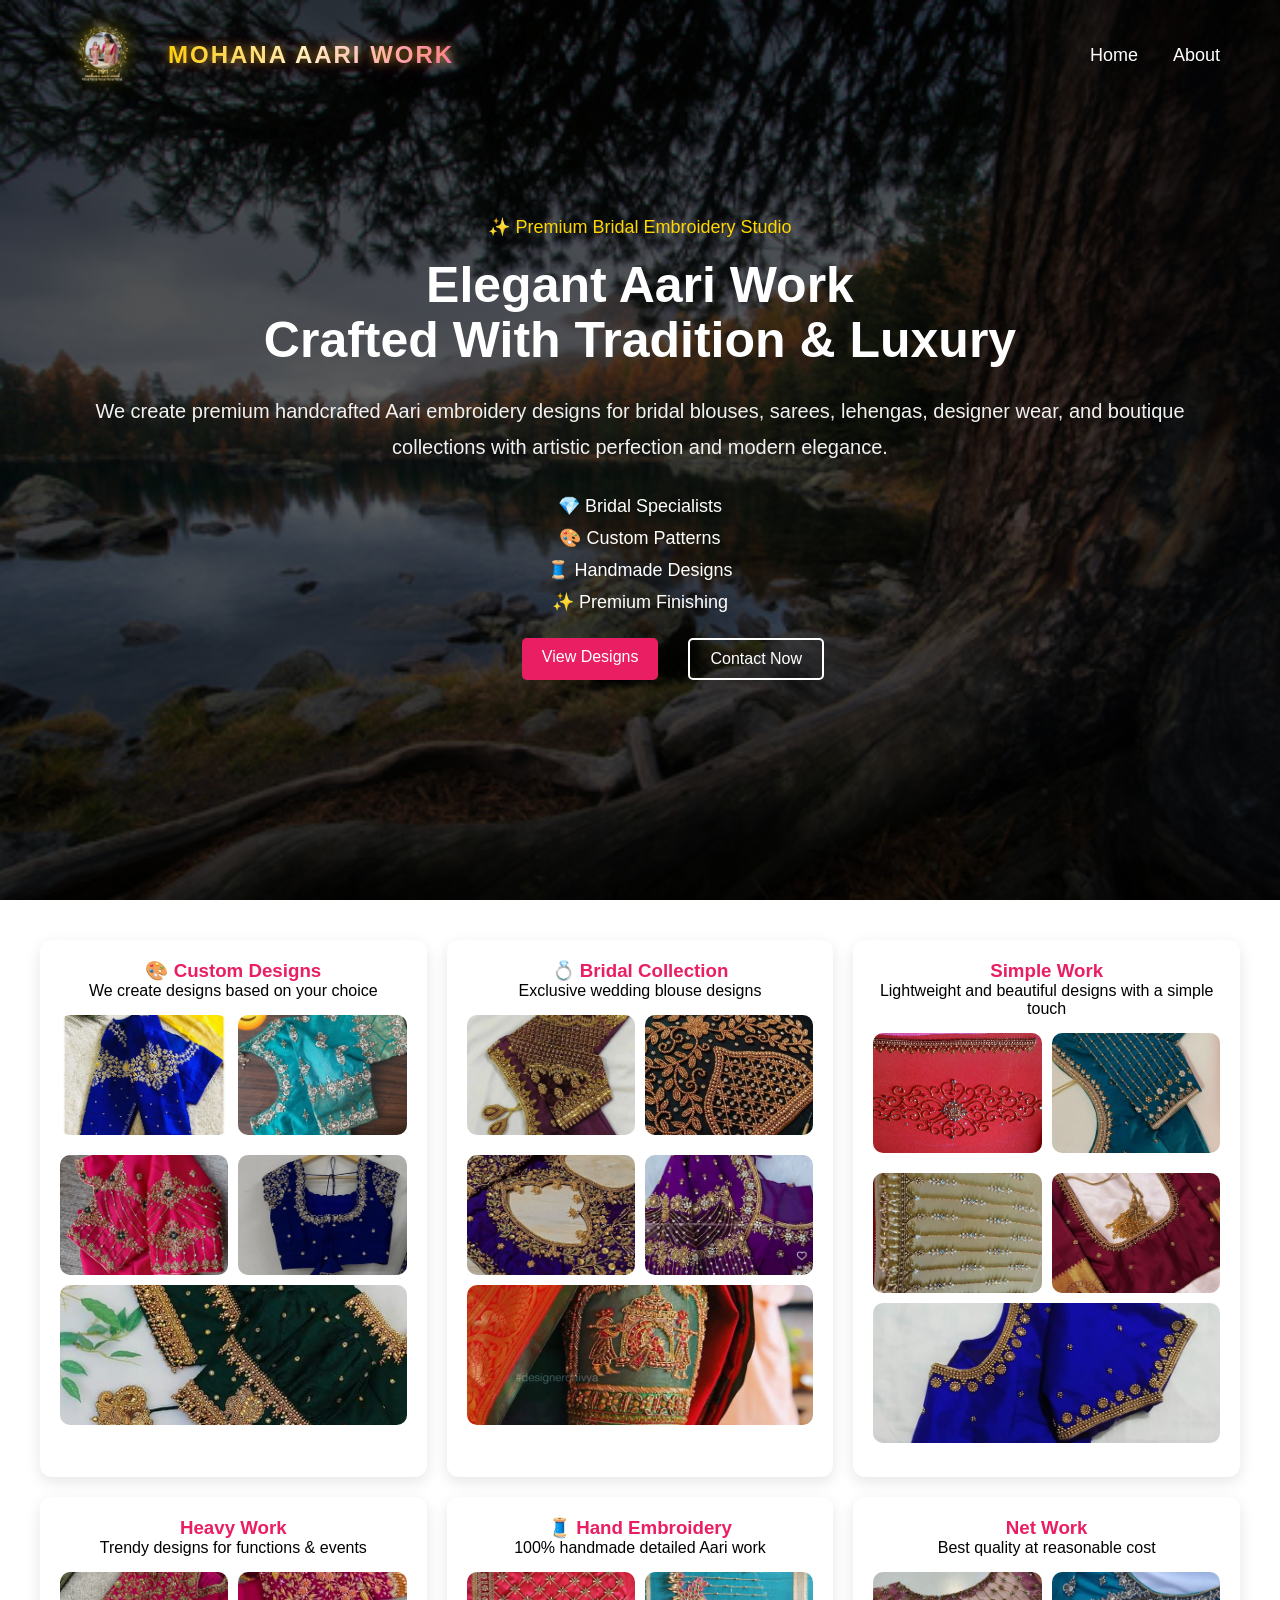
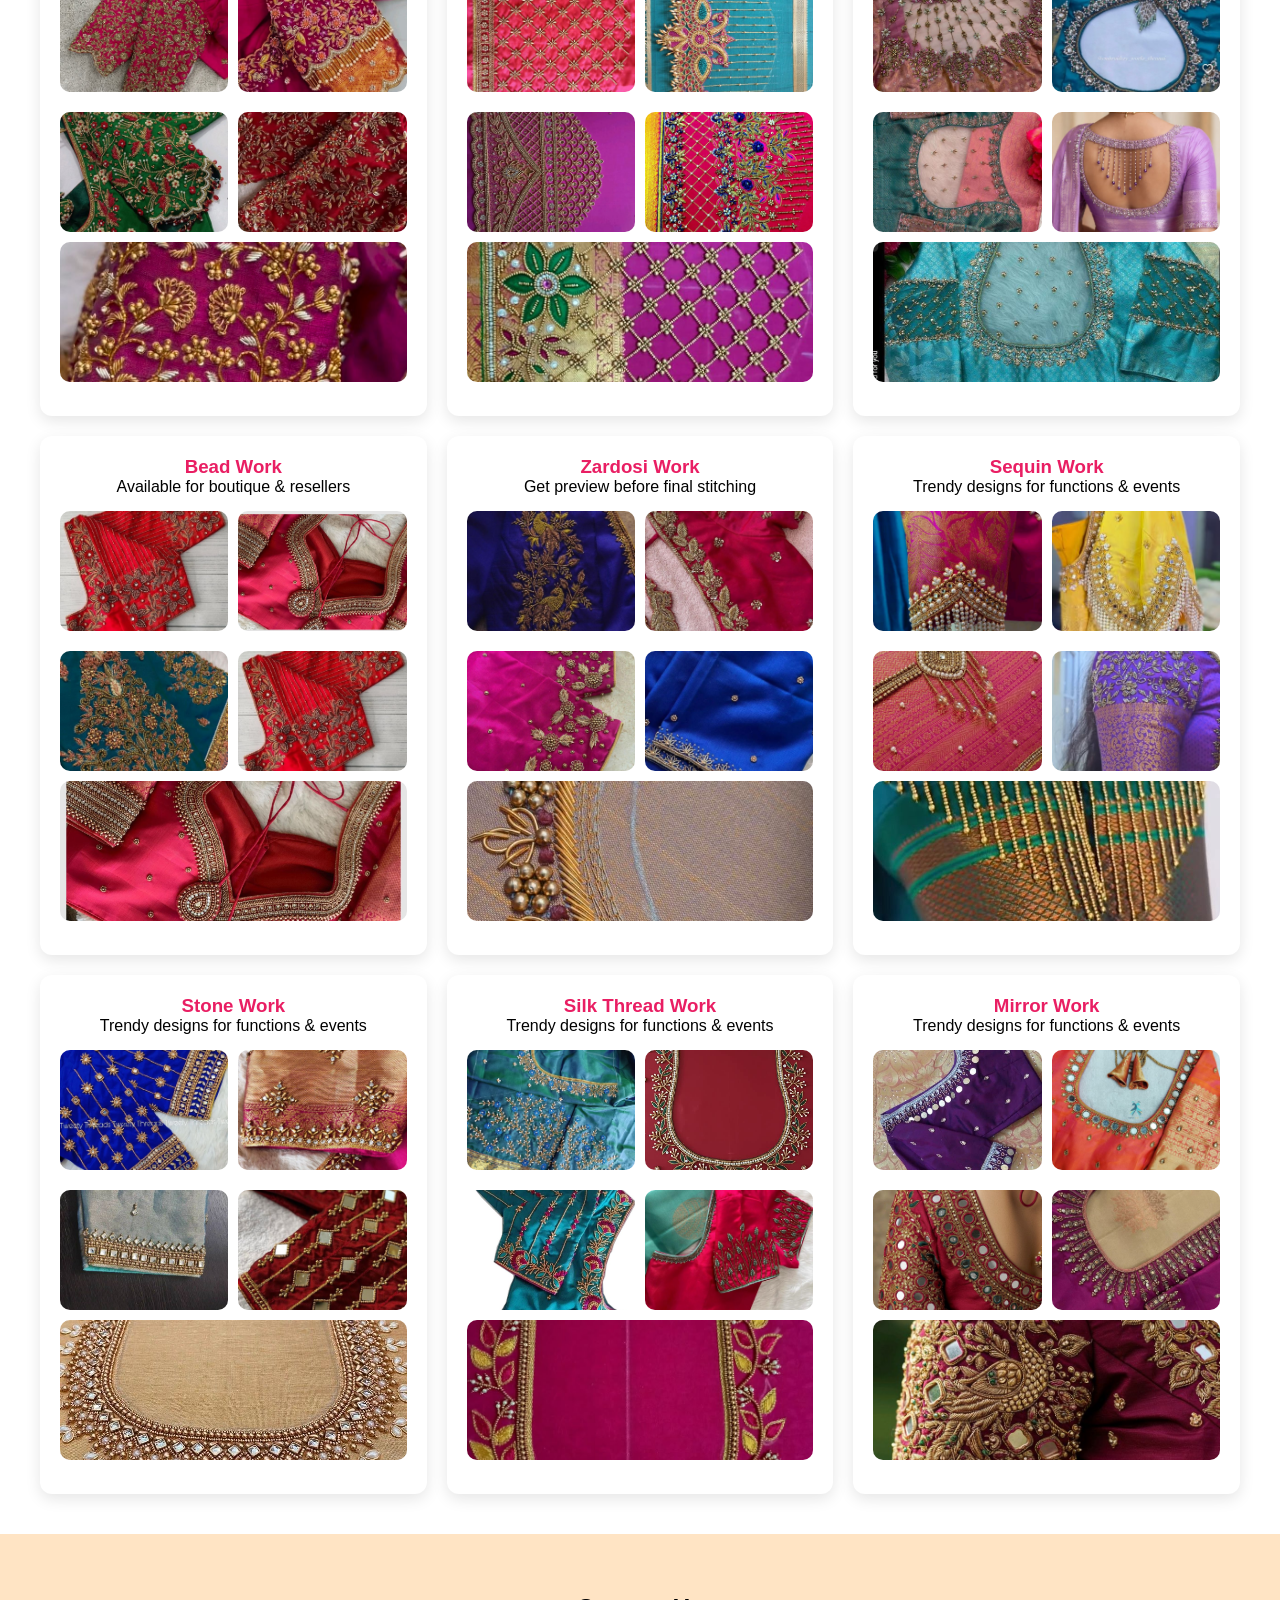
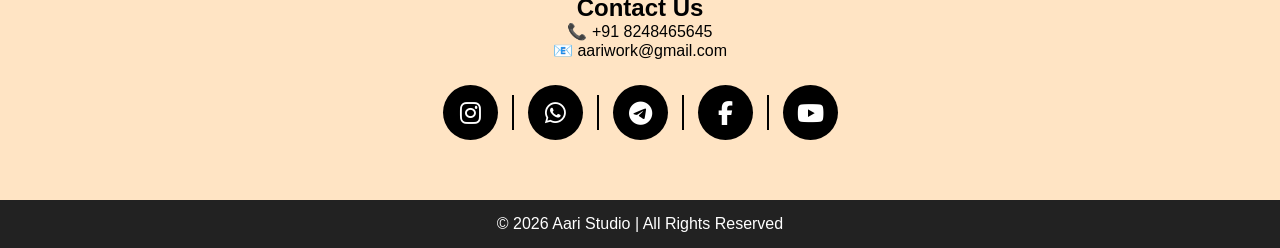
<file: index.html>
<!DOCTYPE html>
<html lang="en">
<head>
  <meta charset="UTF-8">
  <title>Aari Work Studio</title>
  <link rel="stylesheet" href="style.css">
  <meta name="viewport" content="width=device-width, initial-scale=1.0">
 <link href="https://fonts.googleapis.com/css2?family=Cinzel:wght@600&family=Playfair+Display:ital,wght@1,600&display=swap" rel="stylesheet">
<link rel="stylesheet"
href="https://cdnjs.cloudflare.com/ajax/libs/font-awesome/6.5.1/css/all.min.css">
 <body>

<!-- Navbar -->
 <header>
<nav class="navbar">

  <div class="left">
    <img src="logo/20260506_164407.png" class="logo" alt="Logo">
        <div class="logo1">MOHANA AARI WORK</div>
</div>
      <ul class="nav-links">
        <li><a href="#home">Home</a></li>
        <li><a href="about.html">About</a></li>
      </ul>
    </div>

</nav>
</header>

    <section class="hero" id="home">

  <div class="hero-content">

    <span class="tagline">
      ✨ Premium Bridal Embroidery Studio
    </span>

    <h1>
      Elegant Aari Work <br>
      Crafted With Tradition & Luxury
    </h1>

    <p class="hero-subtitle">
      We create premium handcrafted Aari embroidery designs for bridal blouses,
      sarees, lehengas, designer wear, and boutique collections with artistic
      perfection and modern elegance.
    </p>
    <!-- FEATURES -->
    <div class="hero-features">
      <div class="feature-item">
        💎 Bridal Specialists
      </div>
      <div class="feature-item">
        🎨 Custom Patterns
      </div>
      <div class="feature-item">
        🧵 Handmade Designs
      </div>
      <div class="feature-item">
        ✨ Premium Finishing
      </div>
    </div>
 <div class="hero-buttons">
      <a href="work.html" class="btn">View Designs</a>
      <a href="#contact" class="btn secondary">Contact Now</a>
    </div>
  </div>
</section>

<!-- Features Section -->
<section class="features">

  <div class="feature-box">
    <h3>🎨 Custom Designs</h3>
    <p>We create designs based on your choice</p>
<div class="image-grid">
    <img src="Custom Designs/download (1).jpg">
    <img src="Custom Designs/download (2).jpg">
    <img src="Custom Designs/download (3).jpg">
    <img src="Custom Designs/download.jpg">
  </div>
  <img src="Custom Designs/download (4).jpg" alt="Custome Design">
  </div>

  <div class="feature-box">
    <h3>💍 Bridal Collection</h3>
    <p>Exclusive wedding blouse designs</p>
    <div class="image-grid">
    <img src="Bridel/download (4).jpg">
    <img src="Bridel\download (6).jpg">
    <img src="Bridel\download (9).jpg">
    <img src="Bridel\download (10).jpg">
  </div>
     <img src="Bridel\11.jpg" alt="Custom Design">
     
  </div>

  <div class="feature-box">
    <h3>Simple Work</h3>
    <p>Lightweight and beautiful designs with a simple touch</p>
    <div class="image-grid">
    <img src="Simple Work/15.jpg">
    <img src="Simple Work/download (5).jpg">
    <img src="Simple Work/download (7).jpg">
    <img src="Simple Work/16.jpg">
  </div>
     <img src="Simple Work/download.jpg" alt="Custom Design">
  </div>

  <div class="feature-box">
    <h3>Heavy Work</h3>
    <p>Trendy designs for functions & events</p>
    <div class="image-grid">
    <img src="Heavy Work/download (1).jpg">
    <img src="Heavy Work/download (2).jpg">
    <img src="Heavy Work/download (3).jpg">
    <img src="Heavy Work/download.jpg">
  </div>
     <img src="Heavy Work/1.jpg" alt="Custom Design">
  </div>

  <div class="feature-box">
    <h3>🧵 Hand Embroidery</h3>
    <p>100% handmade detailed Aari work</p>
    <div class="image-grid">
    <img src="Hand Embroidery/19.jpg">
    <img src="Hand Embroidery/20.jpg">
    <img src="Hand Embroidery/22.jpg">
    <img src="Hand Embroidery/26.jpg">
  </div>
     <img src="Hand Embroidery/21.jpg" alt="Custom Design">
  </div>

  <div class="feature-box">
    <h3>Net Work</h3>
    <p>Best quality at reasonable cost</p>
    <div class="image-grid">
    <img src="Chain Stitch/download (1).jpg">
    <img src="Chain Stitch/download (2).jpg">
    <img src="Chain Stitch/download (3).jpg">
    <img src="Chain Stitch/2.jpg">
  </div>
     <img src="Chain Stitch/download.jpg" alt="Custom Design">
  </div>

  <div class="feature-box">
    <h3>Bead Work</h3>
    <p>Available for boutique & resellers</p>
    <div class="image-grid">
    <img src="Bead/2.jpg">
    <img src="Bead/download (11).jpg">
    <img src="Bead/download (8).jpg">
    <img src="Bead/2.jpg">
  </div>
     <img src="Bead/download (11).jpg" alt="Custom Design">
  </div>

  <div class="feature-box">
    <h3>Zardosi Work</h3>
    <p>Get preview before final stitching</p>
    <div class="image-grid">
    <img src="Zardosi/12.jpg">
    <img src="Zardosi/9.jpg">
    <img src="Zardosi/14.jpg">
    <img src="Zardosi/8.jpg">
  </div>
     <img src="Zardosi/13.jpg" alt="Custom Design">
  </div>
   <div class="feature-box">
    <h3>Sequin Work</h3>
    <p>Trendy designs for functions & events</p>
    <div class="image-grid">
    <img src="Sequin/aari work designer blouse.jpg">
    <img src="Sequin/download (1).jpg">
    <img src="Sequin/Hand work.jpg">
    <img src="Sequin/download.jpg">
  </div>
     <img src="Sequin/download (2).jpg" alt="Custom Design">
  </div>
   <div class="feature-box">
    <h3>Stone Work</h3>
    <p>Trendy designs for functions & events</p>
    <div class="image-grid">
    <img src="Stone/1.jpg">
    <img src="Stone/17.jpg">
    <img src="Stone/4.jpg">
    <img src="Stone/7.jpg">
  </div>
     <img src="Stone/16.jpg" alt="Custom Design">
  </div>
  <div class="feature-box">
    <h3>Silk Thread Work</h3>
    <p>Trendy designs for functions & events</p>
    <div class="image-grid">
    <img src="Silk Thread/27.jpg">
    <img src="Silk Thread/29.jpg">
    <img src="Silk Thread/30.jpg">
    <img src="Silk Thread/31.jpg">
  </div>
     <img src="Silk Thread/32.jpg" alt="Custom Design">
  </div>
  <div class="feature-box">
    <h3>Mirror Work</h3>
    <p>Trendy designs for functions & events</p>
    <div class="image-grid">
    <img src="mirror/3.jpg">
    <img src="mirror/6.jpg">
    <img src="mirror/5.jpg">
    <img src="mirror/18.jpg">
  </div>
     <img src="mirror/4.jpg" alt="Custom Design">
  </div>


</section>


<!-- Contact Section -->
<section id="contact" class="contact">
  <h2>Contact Us</h2>
  <p>📞 +91 8248465645</p>
  <p>📧 aariwork@gmail.com</p>
   <!-- SOCIAL MEDIA -->
  <div class="social-icons">

    <a href="https://www.instagram.com/mohana_aariwork_14/" target="_blank">
      <i class="fa-brands fa-instagram"></i>
    </a>

    <a href="#" 
      <i class="fa-brands fa-whatsapp"></i>
    </a>

    <a href="#" ">
      <i class="fa-brands fa-telegram"></i>
    </a>

    <a href="#" >
      <i class="fa-brands fa-facebook-f"></i>
    </a>

    <a href="#" >
      <i class="fa-brands fa-youtube"></i>
    </a>

  </div>
</section>

<!-- Footer -->
<footer>
  <p>© 2026 Aari Studio | All Rights Reserved</p>
</footer>

</body>
</html>
</file>
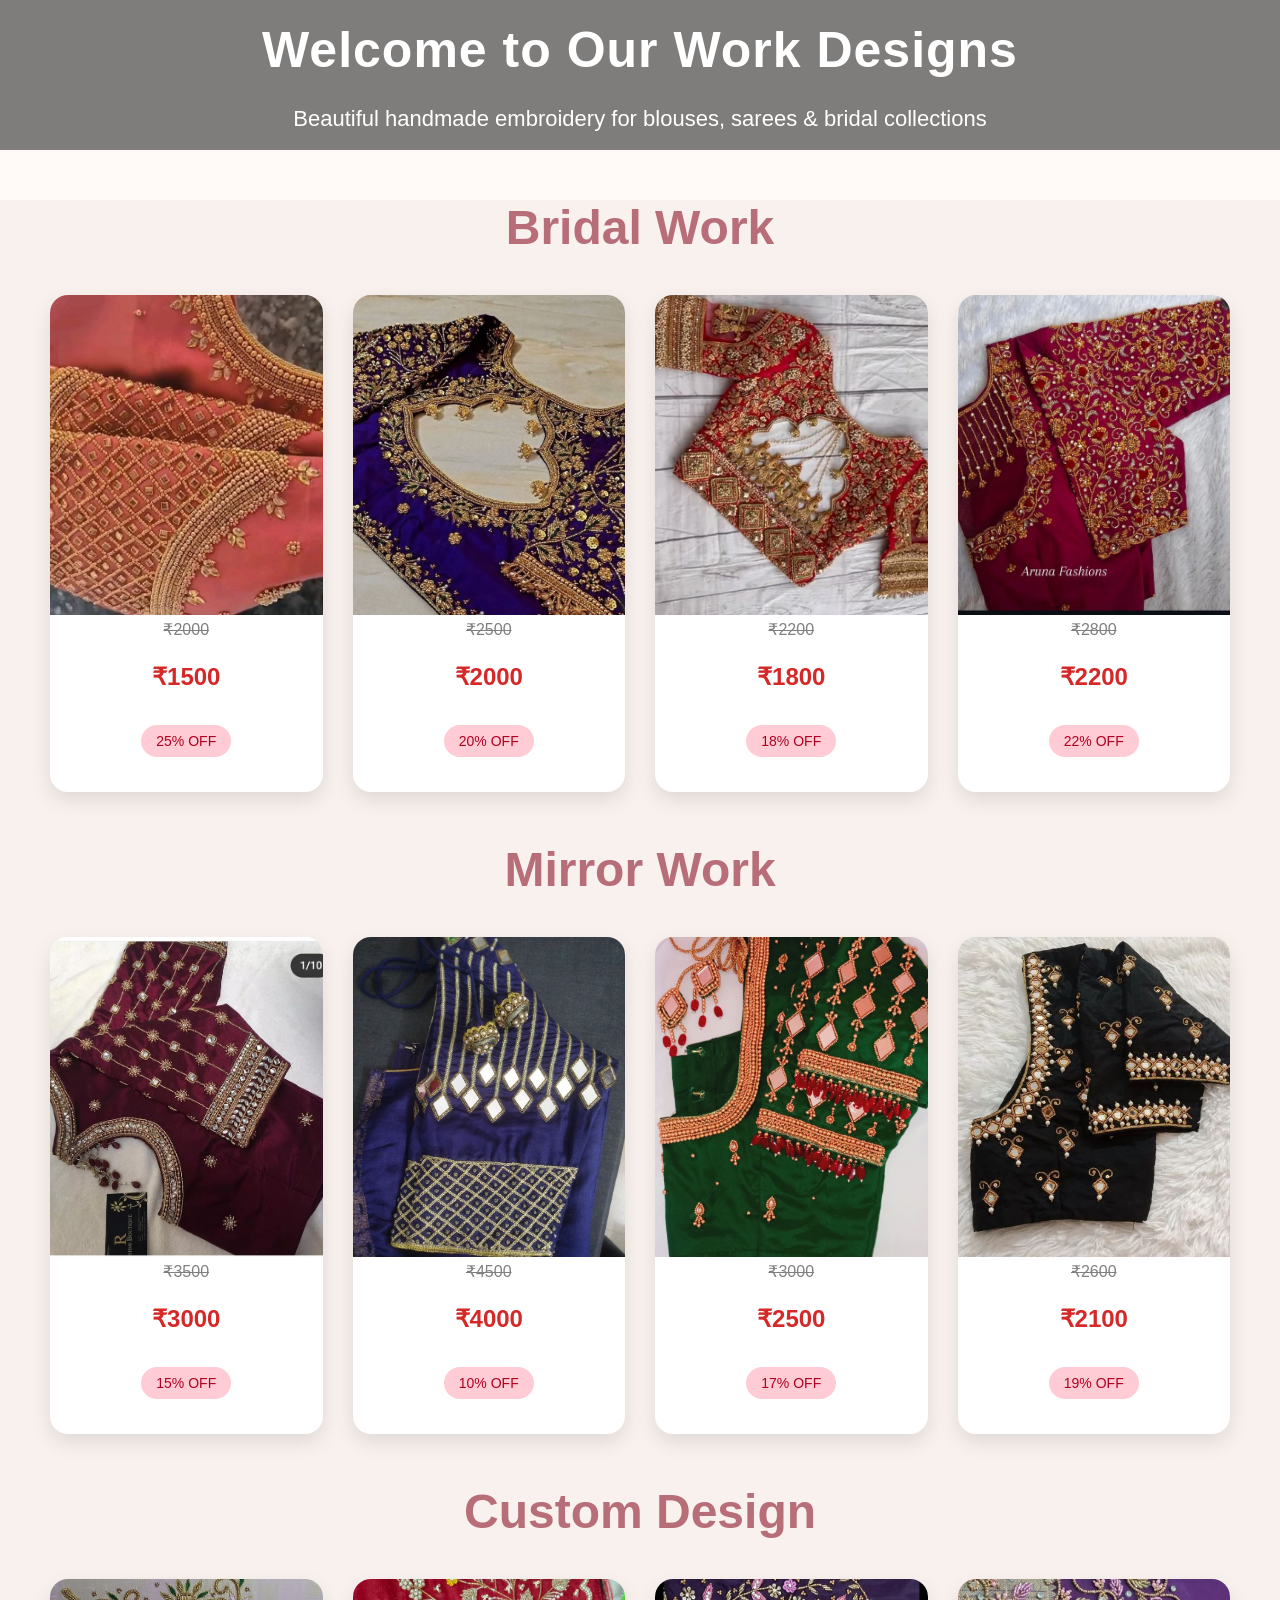
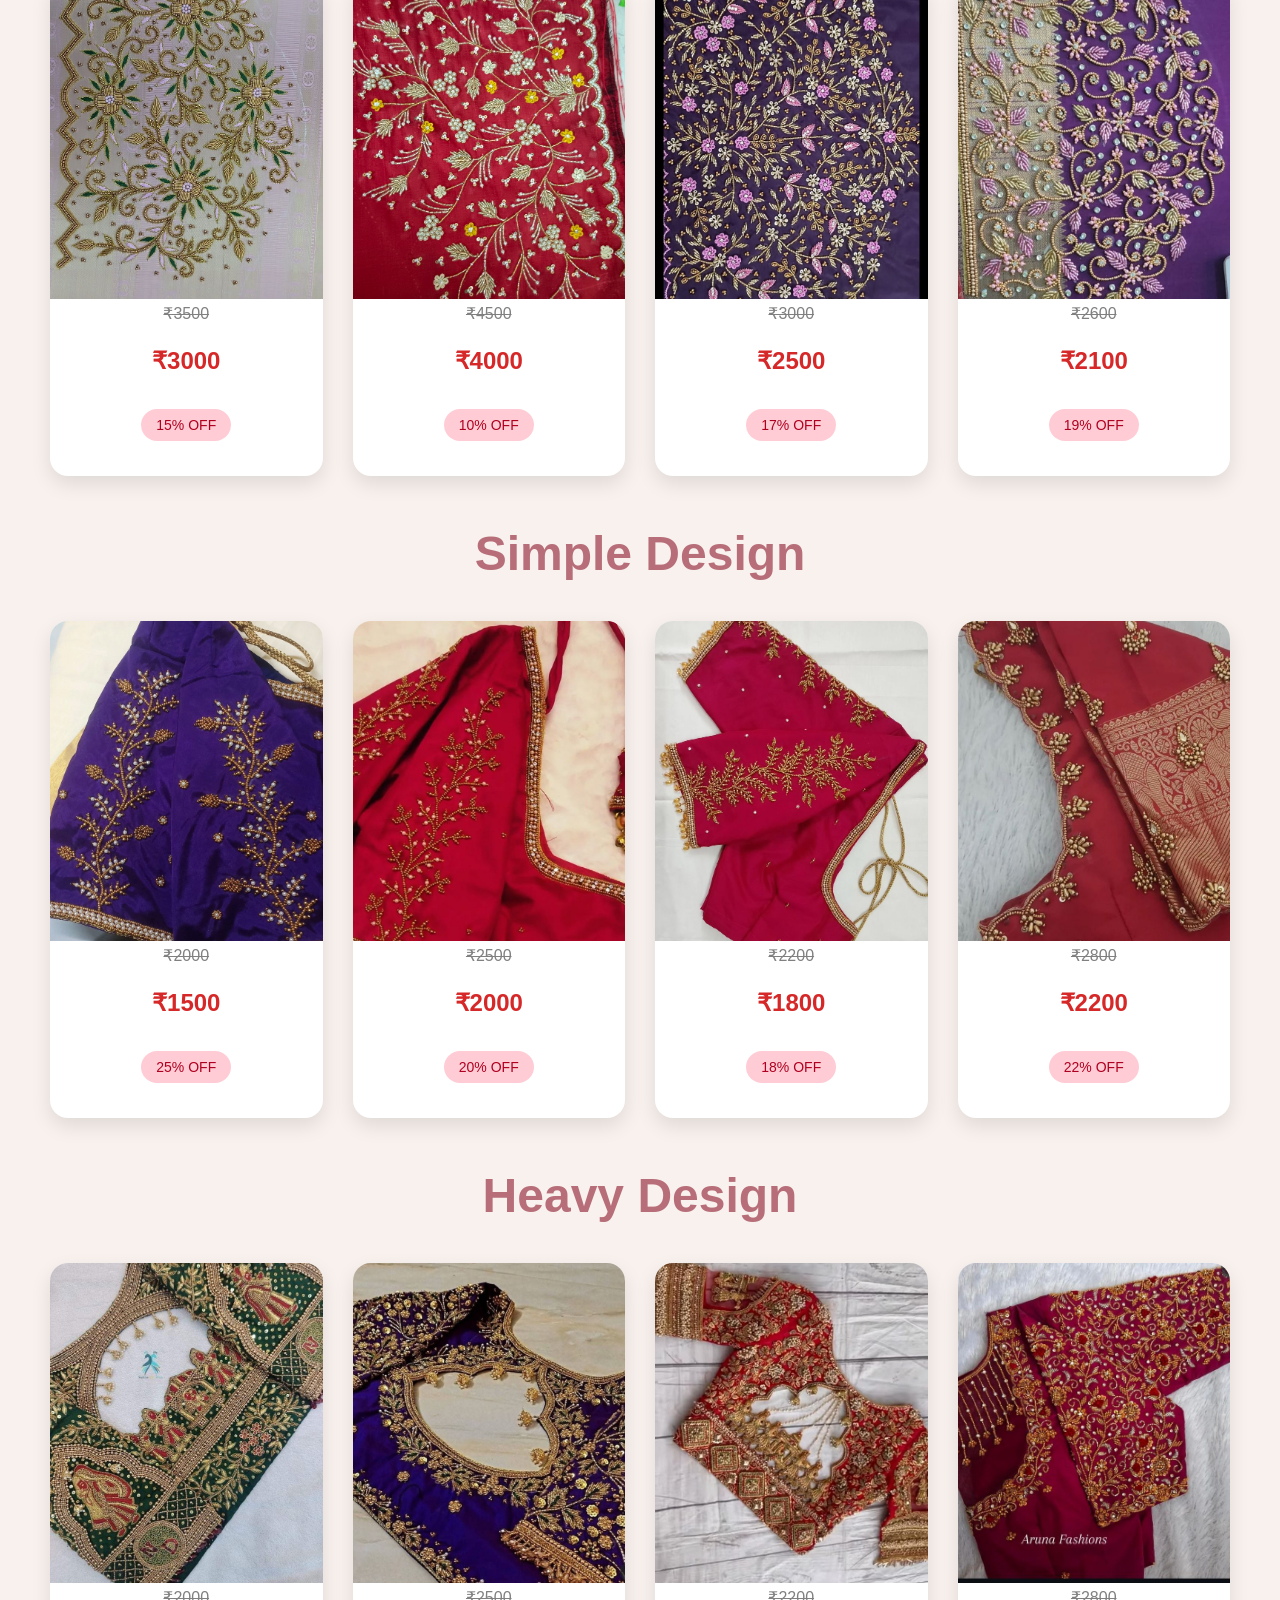
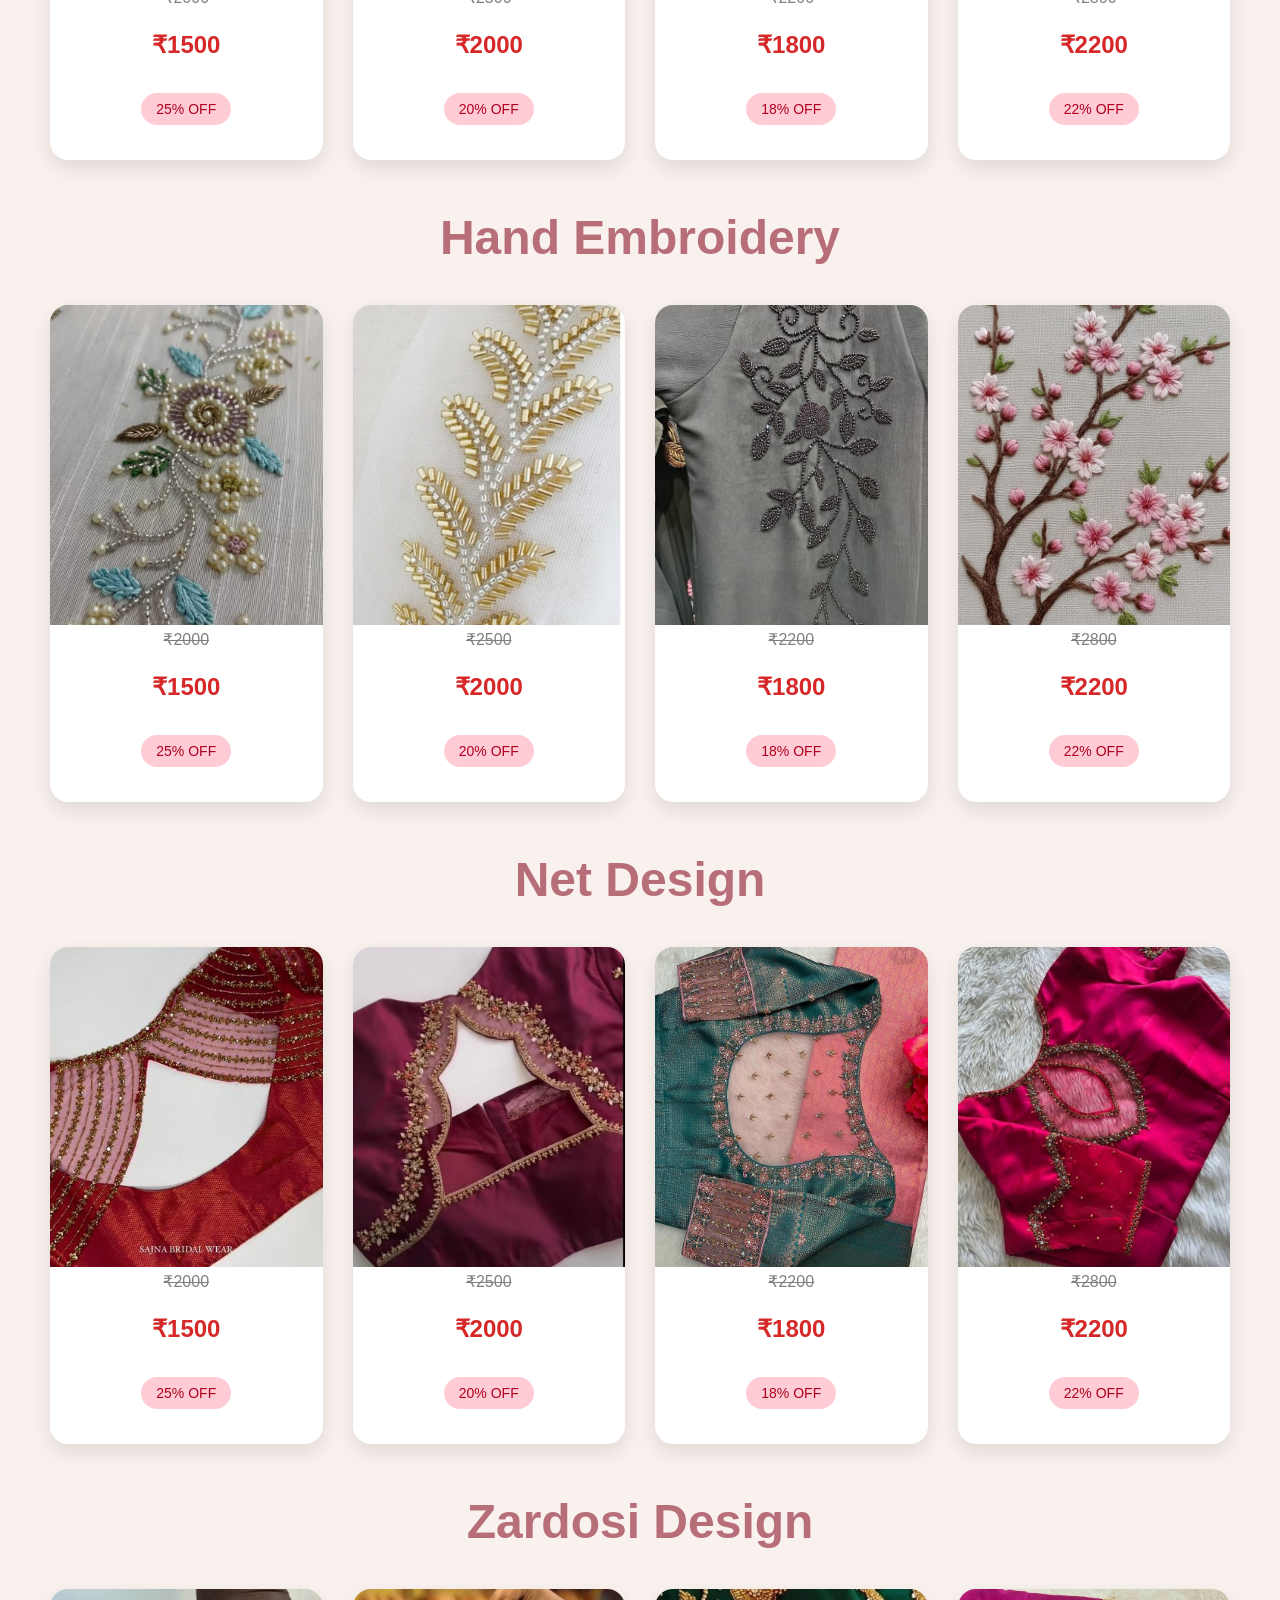
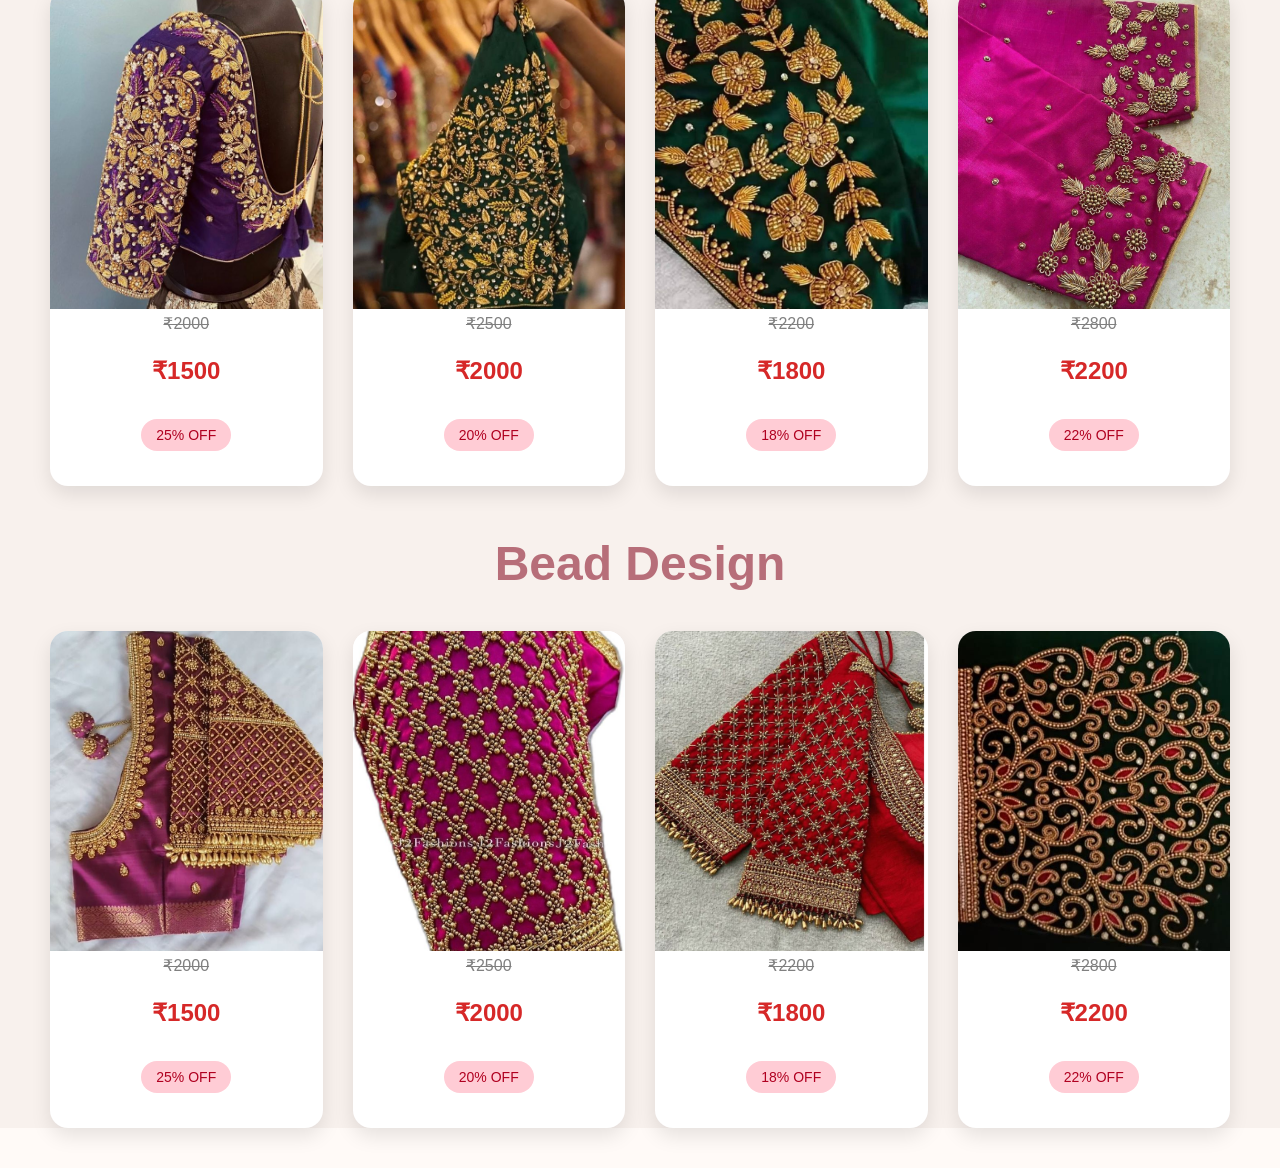
<file: work.html>
<link rel="stylesheet" href="work.css">

<!-- HOME -->
<!-- HERO SECTION -->
 <body>
<section id="home" class="hero">

  <div class="hero-content">
    <h1>Welcome to Our Work Designs</h1>
    <p>
      Beautiful handmade embroidery for blouses, sarees & bridal collections
    </p>
  </div>
</section>

<!-- WORK SECTION -->
<section id="work" class="work">

  <!-- TOPIC 1 -->
  <h2 class="topic">Bridal Work</h2>

  <div class="grid">

    <div class="card">
<img src="Bridel/download (3).jpg" 
        alt="Bridal Work" 
        class="product-img" 
        onclick="openImage(this.src)">
      <p class="old-price">₹2000</p>
      <p class="price">₹1500</p>
      <p class="discount">25% OFF</p>
    </div>

    <div class="card">
      <img src="mywork/4.jpg"
     alt="Bridal Design"
     class="product-img"
     onclick="openImage(this.src)">
      <!-- <h3>Zardosi Work</h3> -->
      <p class="old-price">₹2500</p>
      <p class="price">₹2000</p>
      <p class="discount">20% OFF</p>
    </div>

    <div class="card">
      <img src="mywork/2.jpg"
     class="product-img"
     onclick="openImage(this.src)"
     alt="Bridal Design">
      <!-- <h3>Mirror Work</h3> -->
      <p class="old-price">₹2200</p>
      <p class="price">₹1800</p>
      <p class="discount">18% OFF</p>
    </div>

    <div class="card">
      <img src="mywork/3.jpg"
     class="product-img"
     onclick="openImage(this.src)"
     alt="Bridal Design">
      <!-- <h3>Pearl Work</h3> -->
      <p class="old-price">₹2800</p>
      <p class="price">₹2200</p>
      <p class="discount">22% OFF</p>
    </div>

  </div>


  <!-- TOPIC 2 -->
  <h2 class="topic">Mirror Work</h2>

  <div class="grid">

    <div class="card">
      <img src="mywork/22.jpg"
     class="product-img"
     onclick="openImage(this.src)"
     alt="Bridal Design">
      <!-- <h3>Mirror Work</h3> -->
      <p class="old-price">₹3500</p>
      <p class="price">₹3000</p>
      <p class="discount">15% OFF</p>
    </div>

    <div class="card">
      <img src="mywork/25.jpg"
     class="product-img"
     onclick="openImage(this.src)"
     alt="Bridal Design">
      <!-- <h3>Heavy Maggam</h3> -->
      <p class="old-price">₹4500</p>
      <p class="price">₹4000</p>
      <p class="discount">10% OFF</p>
    </div>

    <div class="card">
      <img src="mywork/27.jpg"
     class="product-img"
     onclick="openImage(this.src)"
     alt="Bridal Design">
      <!-- <h3>Beads Design</h3> -->
      <p class="old-price">₹3000</p>
      <p class="price">₹2500</p>
      <p class="discount">17% OFF</p>
    </div>

    <div class="card">
      <img src="mywork/31.jpg"
     class="product-img"
     onclick="openImage(this.src)"
     alt="Bridal Design">
      <!-- <h3>Thread Work</h3> -->
      <p class="old-price">₹2600</p>
      <p class="price">₹2100</p>
      <p class="discount">19% OFF</p>
    </div>

  </div>
  <!-- Topic 3 -->
  <h2 class="topic">Custom Design</h2>

  <div class="grid">

    <div class="card">
      <img src="Custom Designs/custom1.jpg"
     class="product-img"
     onclick="openImage(this.src)"
     alt="Bridal Design">
      <!-- <h3>Mirror Work</h3> -->
      <p class="old-price">₹3500</p>
      <p class="price">₹3000</p>
      <p class="discount">15% OFF</p>
    </div>

    <div class="card">
      <img src="Custom Designs/custom2.jpg" 
     class="product-img"
     onclick="openImage(this.src)"
     alt="Bridal Design">
      <!-- <h3>Heavy Maggam</h3> -->
      <p class="old-price">₹4500</p>
      <p class="price">₹4000</p>
      <p class="discount">10% OFF</p>
    </div>

    <div class="card">
      <img src="Custom Designs/custom3.jpg" 
     class="product-img"
     onclick="openImage(this.src)"
     alt="Bridal Design">
      <!-- <h3>Beads Design</h3> -->
      <p class="old-price">₹3000</p>
      <p class="price">₹2500</p>
      <p class="discount">17% OFF</p>
    </div>

    <div class="card">
      <img src="Custom Designs/custom4.jpg" class="product-img"
     onclick="openImage(this.src)"
     alt="Bridal Design">
      <!-- <h3>Thread Work</h3> -->
      <p class="old-price">₹2600</p>
      <p class="price">₹2100</p>
      <p class="discount">19% OFF</p>
    </div>
  </div>
  <h2 class="topic">Simple Design</h2>

  <div class="grid">

    <div class="card">
      <img src="Simple Work/simple1.jpg" class="product-img"
     onclick="openImage(this.src)"
     alt="Bridal Design">
      <!-- <h3>Stone Bridal Design</h3> -->
      <p class="old-price">₹2000</p>
      <p class="price">₹1500</p>
      <p class="discount">25% OFF</p>
    </div>

    <div class="card">
      <img src="Simple Work/simple2.jpg" class="product-img"
     onclick="openImage(this.src)"
     alt="Bridal Design">
      <!-- <h3>Zardosi Work</h3> -->
      <p class="old-price">₹2500</p>
      <p class="price">₹2000</p>
      <p class="discount">20% OFF</p>
    </div>

    <div class="card">
      <img src="Simple Work/simple3.jpg" class="product-img"
     onclick="openImage(this.src)"
     alt="Bridal Design">
      <!-- <h3>Mirror Work</h3> -->
      <p class="old-price">₹2200</p>
      <p class="price">₹1800</p>
      <p class="discount">18% OFF</p>
    </div>

    <div class="card">
      <img src="Simple Work/simple5.jpg"class="product-img"
     onclick="openImage(this.src)"
     alt="Bridal Design">
      <!-- <h3>Pearl Work</h3> -->
      <p class="old-price">₹2800</p>
      <p class="price">₹2200</p>
      <p class="discount">22% OFF</p>
    </div>

  </div>
  <h2 class="topic">Heavy Design</h2>

  <div class="grid">

    <div class="card">
      <img src="mywork/download (2).jpg" class="product-img"
     onclick="openImage(this.src)"
     alt="Bridal Design">
      <!-- <h3>Stone Bridal Design</h3> -->
      <p class="old-price">₹2000</p>
      <p class="price">₹1500</p>
      <p class="discount">25% OFF</p>
    </div>

    <div class="card">
      <img src="mywork/4.jpg" class="product-img"
     onclick="openImage(this.src)"
     alt="Bridal Design">
      <!-- <h3>Zardosi Work</h3> -->
      <p class="old-price">₹2500</p>
      <p class="price">₹2000</p>
      <p class="discount">20% OFF</p>
    </div>

    <div class="card">
      <img src="mywork/2.jpg" class="product-img"
     onclick="openImage(this.src)"
     alt="Bridal Design">
      <!-- <h3>Mirror Work</h3> -->
      <p class="old-price">₹2200</p>
      <p class="price">₹1800</p>
      <p class="discount">18% OFF</p>
    </div>

    <div class="card">
      <img src="mywork/3.jpg"class="product-img"
     onclick="openImage(this.src)"
     alt="Bridal Design">
      <!-- <h3>Pearl Work</h3> -->
      <p class="old-price">₹2800</p>
      <p class="price">₹2200</p>
      <p class="discount">22% OFF</p>
    </div>

  </div>
  <h2 class="topic">Hand Embroidery</h2>

  <div class="grid">

    <div class="card">
      <img src="Hand Embroidery/hand7.jpg" class="product-img"
     onclick="openImage(this.src)"
     alt="Bridal Design">
      <!-- <h3>Stone Bridal Design</h3> -->
      <p class="old-price">₹2000</p>
      <p class="price">₹1500</p>
      <p class="discount">25% OFF</p>
    </div>

    <div class="card">
      <img src="Hand Embroidery/hand6.jpg" class="product-img"
     onclick="openImage(this.src)"
     alt="Bridal Design">
      <!-- <h3>Zardosi Work</h3> -->
      <p class="old-price">₹2500</p>
      <p class="price">₹2000</p>
      <p class="discount">20% OFF</p>
    </div>

    <div class="card">
      <img src="Hand Embroidery/hand5.jpg" class="product-img"
     onclick="openImage(this.src)"
     alt="Bridal Design">
      <!-- <h3>Mirror Work</h3> -->
      <p class="old-price">₹2200</p>
      <p class="price">₹1800</p>
      <p class="discount">18% OFF</p>
    </div>

    <div class="card">
      <img src="Hand Embroidery/hand2.jpg "class="product-img"
     onclick="openImage(this.src)"
     alt="Bridal Design">
      <!-- <h3>Pearl Work</h3> -->
      <p class="old-price">₹2800</p>
      <p class="price">₹2200</p>
      <p class="discount">22% OFF</p>
    </div>

  </div>
  <h2 class="topic">Net Design</h2>

  <div class="grid">

    <div class="card">
      <img src="Chain Stitch/net1.jpg" class="product-img"
     onclick="openImage(this.src)"
     alt="Bridal Design">
      <!-- <h3>Stone Bridal Design</h3> -->
      <p class="old-price">₹2000</p>
      <p class="price">₹1500</p>
      <p class="discount">25% OFF</p>
    </div>

    <div class="card">
      <img src="Chain Stitch/net3.jpg" class="product-img"
     onclick="openImage(this.src)"
     alt="Bridal Design">
      <!-- <h3>Zardosi Work</h3> -->
      <p class="old-price">₹2500</p>
      <p class="price">₹2000</p>
      <p class="discount">20% OFF</p>
    </div>

    <div class="card">
      <img src="Chain Stitch/net5.jpg"class="product-img"
     onclick="openImage(this.src)"
     alt="Bridal Design">
      <!-- <h3>Mirror Work</h3> -->
      <p class="old-price">₹2200</p>
      <p class="price">₹1800</p>
      <p class="discount">18% OFF</p>
    </div>

    <div class="card">
      <img src="Chain Stitch/net2.jpg" class="product-img"
     onclick="openImage(this.src)"
     alt="Bridal Design">
      <!-- <h3>Pearl Work</h3> -->
      <p class="old-price">₹2800</p>
      <p class="price">₹2200</p>
      <p class="discount">22% OFF</p>
    </div>

  </div>
  <h2 class="topic">Zardosi Design</h2>

  <div class="grid">

    <div class="card">
      <img src="Zardosi/zero1.jpg"class="product-img"
     onclick="openImage(this.src)"
     alt="Bridal Design">
      <!-- <h3>Stone Bridal Design</h3> -->
      <p class="old-price">₹2000</p>
      <p class="price">₹1500</p>
      <p class="discount">25% OFF</p>
    </div>

    <div class="card">
      <img src="Zardosi/zero2.jpg" class="product-img"
     onclick="openImage(this.src)"
     alt="Bridal Design">
      <!-- <h3>Zardosi Work</h3> -->
      <p class="old-price">₹2500</p>
      <p class="price">₹2000</p>
      <p class="discount">20% OFF</p>
    </div>

    <div class="card">
      <img src="Zardosi/zero3.jpg"class="product-img"
     onclick="openImage(this.src)"
     alt="Bridal Design">
      <!-- <h3>Mirror Work</h3> -->
      <p class="old-price">₹2200</p>
      <p class="price">₹1800</p>
      <p class="discount">18% OFF</p>
    </div>

    <div class="card">
      <img src="Zardosi/zero5.jpg"class="product-img"
     onclick="openImage(this.src)"
     alt="Bridal Design">
      <p class="old-price">₹2800</p>
      <p class="price">₹2200</p>
      <p class="discount">22% OFF</p>
    </div>

  </div>
  <h2 class="topic">Bead Design</h2>

  <div class="grid">

    <div class="card">
      <img src="Bead/bead1.jpg" class="product-img"
     onclick="openImage(this.src)"
     alt="Bridal Design">
      <!-- <h3>Stone Bridal Design</h3> -->
      <p class="old-price">₹2000</p>
      <p class="price">₹1500</p>
      <p class="discount">25% OFF</p>
    </div>

    <div class="card">
      <img src="Bead/bead2.jpg"class="product-img"
     onclick="openImage(this.src)"
     alt="Bridal Design">
      <!-- <h3>Zardosi Work</h3> -->
      <p class="old-price">₹2500</p>
      <p class="price">₹2000</p>
      <p class="discount">20% OFF</p>
    </div>

    <div class="card">
      <img src="Bead/bead3.jpg" class="product-img"
     onclick="openImage(this.src)"
     alt="Bridal Design">
      <!-- <h3>Mirror Work</h3> -->
      <p class="old-price">₹2200</p>
      <p class="price">₹1800</p>
      <p class="discount">18% OFF</p>
    </div>

    <div class="card">
      <img src="Bead/bead4.jpg" class="product-img"
     onclick="openImage(this.src)"
     alt="Bridal Design">
      <!-- <h3>Pearl Work</h3> -->
      <p class="old-price">₹2800</p>
      <p class="price">₹2200</p>
      <p class="discount">22% OFF</p>
    </div>

  </div>
</div>

</section>
<div id="imagePopup" class="image-popup">
    <span class="close-btn" onclick="closeImage()">&times;</span>
    <img id="popupImage">
</div>

<script src="script.js"></script>
</body>
</file>
<file: style.css>
/* RESET */
* {
  margin: 0;
  padding: 0;
  box-sizing: border-box;
  font-family: Arial, sans-serif;
}

body {
  background: #f5f5f5;
  margin: 0;
  background:transparent;
}

/* NAVBAR */
.navbar {
  position: absolute;

  top: 0;
  left: 0;

  width: 100%;

  display: flex;

  justify-content: space-between;

  align-items: center;

  padding: 10px 60px;

  z-index: 100;
}

/* LOGO */
/* LEFT SIDE */
.left {
  display: flex;
  align-items: center;
  gap: 18px;
}

/* MAIN LOGO */
.logo {
  height: 90px;
  width: auto;
  border-radius: 50%;
  filter: drop-shadow(0 0 10px rgba(255,215,0,0.6));
  transition: 0.4s ease;
}

.logo:hover {
  transform: scale(1.05);
}

/* BRAND TITLE */
.logo1 {
  font-size: 24px;
  font-weight: bold;
  color: #fff;
  letter-spacing: 2px;
  text-transform: uppercase;
  font-family: 'Poppins', sans-serif;

  background: linear-gradient(90deg, #ffd700, #fff, #ff69b4);
  -webkit-background-clip: text;
  -webkit-text-fill-color: transparent;

  text-shadow:
      0 0 10px rgba(255,215,0,0.5),
      0 0 20px rgba(255,105,180,0.4);

  animation: glowText 3s infinite alternate;
}

@keyframes glowText {
  from {
    filter: brightness(1);
  }

  to {
    filter: brightness(1.2);
  }
}


/* TEXT + MENU COLUMN */
.title-menu {
  display: flex;
  flex-direction: column;
}

.nav-links {
  display: flex;
  list-style: none;
  gap: 35px;
}

.nav-links li {
  display: inline-block;
}

.nav-links a {
  color: white;
  text-decoration: none;
  font-size: 18px;
  font-weight: 500; 
  transition: 0.3s;
}

.nav-links a:hover {
  color: #ff69b4;
}

/* HERO */
/* HERO SECTION */
.hero {
  height: 100vh;

  background:
    linear-gradient(rgba(0,0,0,0.6), rgba(0,0,0,0.6)),
    url('background/back.jpg');

  background-size: cover;
  background-position: center;

  display: flex;
  align-items: center;

  padding: 0 80px;

  position: relative;
}

/* HERO CONTENT */
.hero h1 {
  font-size: 58px;

  line-height: 1.15;

  margin-bottom: 25px;

  color: white;

  font-weight: 800;
}

/* TAGLINE */
.tagline {
  display: inline-block;

  color: #ffd700;

  font-size: 18px;

  margin-bottom: 20px;

  font-weight: 500;
}

/* MAIN TITLE */
.hero h1 {
  font-size: 50px;

  line-height: 1.1;

  margin-bottom: 25px;

  color: white;

  font-weight: 800;
}

/* DESCRIPTION */
.hero-subtitle {
  font-size: 20px;

  line-height: 1.8;

  color: #f1f1f1;

  margin-bottom: 30px;
}
/* FEATURE AREA */
.hero-features {
  display: flex;

  flex-direction: column;

  gap: 10px;

  margin-top: 25px;
}

/* FEATURE ITEM */
.feature-item {
  color: white;

  font-size: 18px;

  font-weight: 500;
  align-items: first baseline;
}

/* BUTTON AREA */
.hero-buttons {
  display: flex;

  gap: 20px;

  margin-top: 20px;

  margin-bottom: 0px;
  margin-left: 39%;
}

/* BUTTON */
.btn {
  padding: 10px 20px;
  background: #e91e63;
  color: white;
  text-decoration: none;
  border-radius: 5px;
  margin: 5px;
}

.btn.secondary {
  background: transparent;
  border: 2px solid white;
}

/* SECTIONS */
section {
  padding: 60px 20px;
  text-align: center;
}

.home { background: #f8e8ee; }
.work { background: #fff; }
.about { background: #f4f4f4; }
.contact { background: #ffe4c4; }

/* GRID */
.grid {
  display: grid;
  grid-template-columns: repeat(auto-fit, minmax(150px, 1fr));
  gap: 20px;
  margin-top: 20px;
}

.grid img {
  width: 100%;
  height: 300px;
  object-fit: cover;
  border-radius: 10px;
  transition: 0.3s;
}

.grid img:hover {
  transform: scale(1.05);
}

/* CARDS */
.card {
  background: white;
  padding: 10px;
  border-radius: 10px;
  text-align: center;
  box-shadow: 0 2px 10px rgba(0,0,0,0.1);
}

.card img {
  width: auto;
  height: 100%;
  object-fit: cover;
  border-radius: 10px;
}

.price {
  margin-top: 10px;
  font-size: 18px;
  font-weight: bold;
  color: #e91e63;
}

/* FEATURES */
.features {
  display: grid;
  grid-template-columns: repeat(3, 1fr);
  gap: 20px;
  padding: 40px;
}
@media (max-width: 768px) {
  .features {
    grid-template-columns: 1fr;
  }
}

.feature-box {
  background: white;
  padding: 20px;
  border-radius: 12px;
  text-align: center;
  box-shadow: 0 5px 15px rgba(0,0,0,0.1);
  transition: 0.3s;
  overflow: hidden;
}

.feature-box:hover {
  transform: translateY(-8px) scale(1.03);
  box-shadow: 0 10px 25px rgba(0,0,0,0.2);
}

.feature-box h3 {
  color: #e91e63;
}

.feature-box img {
  width: 100%;
  height: 140px;
  object-fit: cover;
  border-radius: 10px;
  margin-bottom: 10px;
  transition: 0.3s;
}

.feature-box:hover img {
  transform: scale(1.1);
}
/* 2x2 IMAGE GRID INSIDE BOX */
.image-grid {
  display: grid;

  grid-template-columns: repeat(2, 1fr);

  gap: 10px;

  margin-top: 15px;
}

.image-grid img {
  width: 100%;

  height: 120px;

  object-fit: cover;

  border-radius: 10px;

  transition: 0.3s;
}

.image-grid img:hover {
  transform: scale(1.05);
}


/* ABOUT PAGE */
.about-hero {
  background: linear-gradient(rgba(0,0,0,0.6), rgba(0,0,0,0.6)),
              url('sample4.jpg');
  background-size: cover;
  background-position: center;
  color: white;
  text-align: center;
  padding: 80px 20px;
}

.about-section {
  display: flex;
  align-items: center;
  gap: 30px;
  padding: 50px;
  flex-wrap: wrap;
}

.about-image img {
  width: 300px;
  border-radius: 10px;
}

/* WHY SECTION */
.why {
  text-align: center;
  padding: 40px;
}

.why-grid {
  display: grid;
  grid-template-columns: repeat(auto-fit, minmax(200px, 1fr));
  gap: 20px;
}

.why-card {
  background: white;
  padding: 20px;
  border-radius: 10px;
  box-shadow: 0 5px 15px rgba(0,0,0,0.1);
  transition: 0.3s;
}

.why-card:hover {
  transform: translateY(-5px);
}

/* FOOTER */
footer {
  background: #222;
  color: white;
  text-align: center;
  padding: 15px;
}

.menu-toggle {
  display: none;
  font-size: 28px;
  cursor: pointer;
}

.social-icons{
    display:flex;
    justify-content:center;
    align-items:center;
    gap:30px;
    margin-top:25px;
    flex-wrap:wrap;
}

.social-icons a{
    width:55px;
    height:55px;

    display:flex;
    justify-content:center;
    align-items:center;

    background:black;
    color:white;

    border-radius:50%;
    font-size:24px;

    text-decoration:none;

    transition:0.3s ease;
    position:relative;
}

/* Vertical Line */
.social-icons a::after{
    content:"";
    position:absolute;
    right:-16px;
    width:2px;
    height:35px;
    background:black;
}

/* Remove Last Line */
.social-icons a:last-child::after{
    display:none;
}

/* Hover Effect */
.social-icons a:hover{
    background:white;
    color:black;
    border:2px solid black;
    transform:translateY(-6px) scale(1.1);
}

/* =========================
   MOBILE RESPONSIVE DESIGN
========================= */
@media (max-width: 768px) {

  /* NAVBAR */
  .navbar {
    padding: 10px 20px;
    flex-direction: row;
    align-items: center;
  }

  .left {
    gap: 10px;
  }

  .logo {
    height: 50px;
  }

  .logo1 {
    font-size: 18px;
    letter-spacing: 1px;
  }

  .nav-links {
    gap: 15px;
  }

  .nav-links a {
    font-size: 14px;
  }

  /* HERO */
  .hero {
    padding: 20px;
    justify-content: center;
    text-align: center;
    height: 100vh;
  }

  .hero-content {
    width: 100%;
  }

  .tagline {
    font-size: 15px;
  }

  .hero h1 {
    font-size: 38px;
    line-height: 1.2;
    margin-bottom: 20px;
  }

  .hero-subtitle {
    font-size: 16px;
    line-height: 1.7;
    margin-bottom: 25px;
  }

  /* FEATURES */
  .hero-features {
    align-items: center;
    gap: 8px;
  }

  .feature-item {
    font-size: 16px;
  }

  /* BUTTONS */
  .hero-buttons {
    margin-left: 0;
    justify-content: center;
    flex-direction: column;
    align-items: center;
    gap: 12px;
  }

  .btn {
    width: 80%;
    text-align: center;
    padding: 12px;
    font-size: 16px;
  }

  /* ABOUT */
  .about-section {
    padding: 20px;
    flex-direction: column;
  }

  .about-image img {
    width: 100%;
    max-width: 300px;
  }

  /* FEATURES GRID */
  .features {
    grid-template-columns: 1fr;
    padding: 20px;
  }

  /* IMAGE GRID */
  .image-grid img {
    height: 100px;
  }

  /* SOCIAL */
  .social-icons {
    gap: 15px;
  }

  .social-icons a {
    width: 45px;
    height: 45px;
    font-size: 20px;
  }

  .social-icons a::after {
    display: none;
  }
}
</file>
<file: work.css>
.work{
  padding: 50px;
  background: red;
}

.topic{
  margin-top: 50px;
  margin-bottom: 20px;
  font-size: 32px;
  color: #b76e79;
  text-align: center;
}

.grid{
  display: grid;
  grid-template-columns: repeat(auto-fit,minmax(220px,1fr));
  gap: 25px;
  margin-bottom: 40px;
}

.card{
  background: white;
  border-radius: 15px;
  overflow: hidden;
  box-shadow: 0 4px 10px rgba(0,0,0,0.1);
  text-align: center;
  padding-bottom: 15px;
  transition: 0.3s;
}

.card:hover{
  transform: translateY(-5px);
}

.card img{
  width: 100%;
  height: 280px;
  object-fit: cover;
}

.card h3{
  margin: 10px 0;
  color: blue;
}

.old-price{
  text-decoration: line-through;
  color: gray;
  margin: 5px 0;
}

.price{
  color: #e63946;
  font-size: 22px;
  font-weight: bold;
}

.discount{
  background: #ffccd5;
  color: #b00020;
  display: inline-block;
  padding: 5px 10px;
  border-radius: 20px;
  font-size: 14px;
  margin-top: 8px;
}
/* REMOVE DEFAULT SPACE */
body{
  margin: 0;
  font-family: 'Poppins', sans-serif;
  background: #fffaf7;
}

/* HERO SECTION */
.hero{
  height: 150px;

  background:
  linear-gradient(rgba(0,0,0,0.5), rgba(0,0,0,0.5));

  background-size: cover;
  background-position: center;

  display: flex;
  justify-content: center;
  align-items: center;

  text-align: center;
  color: white;
}

/* HERO CONTENT */
.hero-content{
  /* max-width: 700px; */
  padding: 10px;
}

.hero-content h1{
  font-size: 50px;
  margin-bottom: 10px;
  letter-spacing: 1px;
}

.hero-content p{
  font-size: 22px;
  margin-bottom: 35px;
  line-height: 1.6;
}

/* BUTTON */
.hero-btn{
  text-decoration: none;
  background: #b76e79;
  color: white;
  padding: 14px 35px;
  border-radius: 40px;
  font-size: 18px;
  transition: 0.3s;
}

.hero-btn:hover{
  background: #944e5b;
  transform: scale(1.05);
}

/* WORK SECTION */
.work{
  padding: 0px 50px;
  background: #f8f1ed;
}

/* TOPIC */
.topic{
  text-align: center;
  font-size: 48px;
  color: #b76e79;
  margin-bottom: 40px;
}

/* GRID */
.grid{
  display: grid;
  grid-template-columns: repeat(auto-fit,minmax(250px,1fr));
  gap: 30px;
}

/* CARD */
.card{
  background: white;
  border-radius: 18px;
  overflow: hidden;
  box-shadow: 0 8px 20px rgba(0,0,0,0.1);
  transition: 0.4s;
}

.card:hover{
  transform: translateY(-10px);
}

/* IMAGE */
.card img{
  width: 100%;
  height: 320px;
  object-fit: cover;
  cursor: pointer;
}

/* CARD TEXT */
.card h3{
  padding-top: 15px;
  text-align: center;
  color: #333;
}

.old-price{
  text-align: center;
  color: gray;
  text-decoration: line-through;
}

.price{
  text-align: center;
  color: #d62828;
  font-size: 24px;
  font-weight: bold;
}

.discount{
  margin: 10px auto 20px;
  background: #ffccd5;
  color: #b00020;
  width: fit-content;
  padding: 8px 15px;
  border-radius: 20px;
  font-size: 14px;
}html{
  scroll-behavior: smooth;
}

/* IMAGE ZOOM POPUP */
.product-img{
  cursor: pointer;
}

.image-popup{
  display: none;
  position: fixed;
  top: 0;
  left: 0;
  width: 100%;
  height: 100%;
  background: rgba(0,0,0,0.9);
  justify-content: center;
  align-items: center;
  z-index: 9999;
}

.image-popup img{
  max-width: 90%;
  max-height: 90%;
  border-radius: 15px;
}

.close-btn{
  position: absolute;
  top: 20px;
  right: 40px;
  font-size: 45px;
  color: white;
  cursor: pointer;
}
</file>
